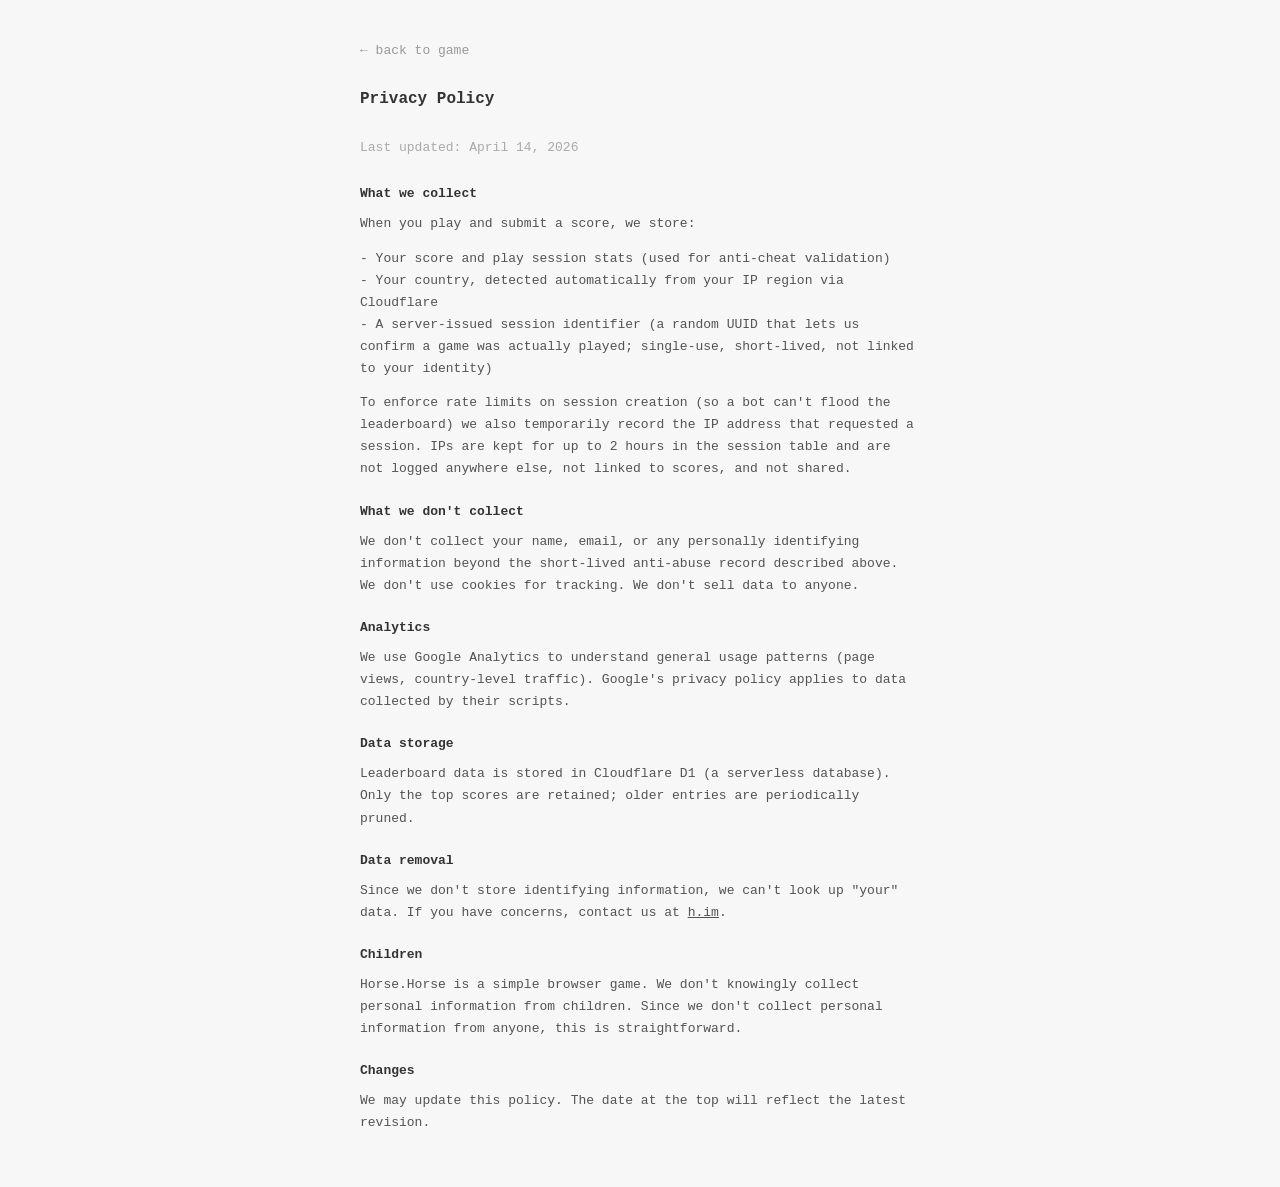
<file: privacy.html>
<!DOCTYPE html>
<html lang="en">
<head>
    <meta charset="UTF-8">
    <meta name="viewport" content="width=device-width, initial-scale=1.0">
    <title>Privacy Policy — Horse.Horse</title>
    <link rel="icon" href="data:image/svg+xml,<svg xmlns='http://www.w3.org/2000/svg' viewBox='0 0 100 100'><text y='.9em' font-size='90'>🐴</text></svg>">
    <style>
        * { margin: 0; padding: 0; box-sizing: border-box; }
        body {
            font-family: 'Courier New', monospace;
            background: #f7f7f7;
            color: #535353;
            max-width: 600px;
            margin: 0 auto;
            padding: 40px 20px;
            font-size: 13px;
            line-height: 1.7;
        }
        h1 { font-size: 16px; margin-bottom: 24px; color: #333; }
        h2 { font-size: 13px; margin: 20px 0 8px; color: #333; }
        p { margin-bottom: 12px; }
        a { color: #535353; }
        .back { display: inline-block; margin-bottom: 24px; color: #999; text-decoration: none; }
        .back:hover { color: #535353; }
        .updated { color: #aaa; margin-bottom: 24px; }
    </style>
</head>
<body>
    <a href="/" class="back">&larr; back to game</a>
    <h1>Privacy Policy</h1>
    <p class="updated">Last updated: April 14, 2026</p>

    <h2>What we collect</h2>
    <p>When you play and submit a score, we store:</p>
    <p>- Your score and play session stats (used for anti-cheat validation)<br>
       - Your country, detected automatically from your IP region via Cloudflare<br>
       - A server-issued session identifier (a random UUID that lets us confirm a game was actually played; single-use, short-lived, not linked to your identity)</p>

    <p>To enforce rate limits on session creation (so a bot can't flood the leaderboard) we also temporarily record the IP address that requested a session. IPs are kept for up to 2 hours in the session table and are not logged anywhere else, not linked to scores, and not shared.</p>

    <h2>What we don't collect</h2>
    <p>We don't collect your name, email, or any personally identifying information beyond the short-lived anti-abuse record described above. We don't use cookies for tracking. We don't sell data to anyone.</p>

    <h2>Analytics</h2>
    <p>We use Google Analytics to understand general usage patterns (page views, country-level traffic). Google's privacy policy applies to data collected by their scripts.</p>

    <h2>Data storage</h2>
    <p>Leaderboard data is stored in Cloudflare D1 (a serverless database). Only the top scores are retained; older entries are periodically pruned.</p>

    <h2>Data removal</h2>
    <p>Since we don't store identifying information, we can't look up "your" data. If you have concerns, contact us at <a href="https://h.im/?ref=horse.horse">h.im</a>.</p>

    <h2>Children</h2>
    <p>Horse.Horse is a simple browser game. We don't knowingly collect personal information from children. Since we don't collect personal information from anyone, this is straightforward.</p>

    <h2>Changes</h2>
    <p>We may update this policy. The date at the top will reflect the latest revision.</p>
</body>
</html>
</file>
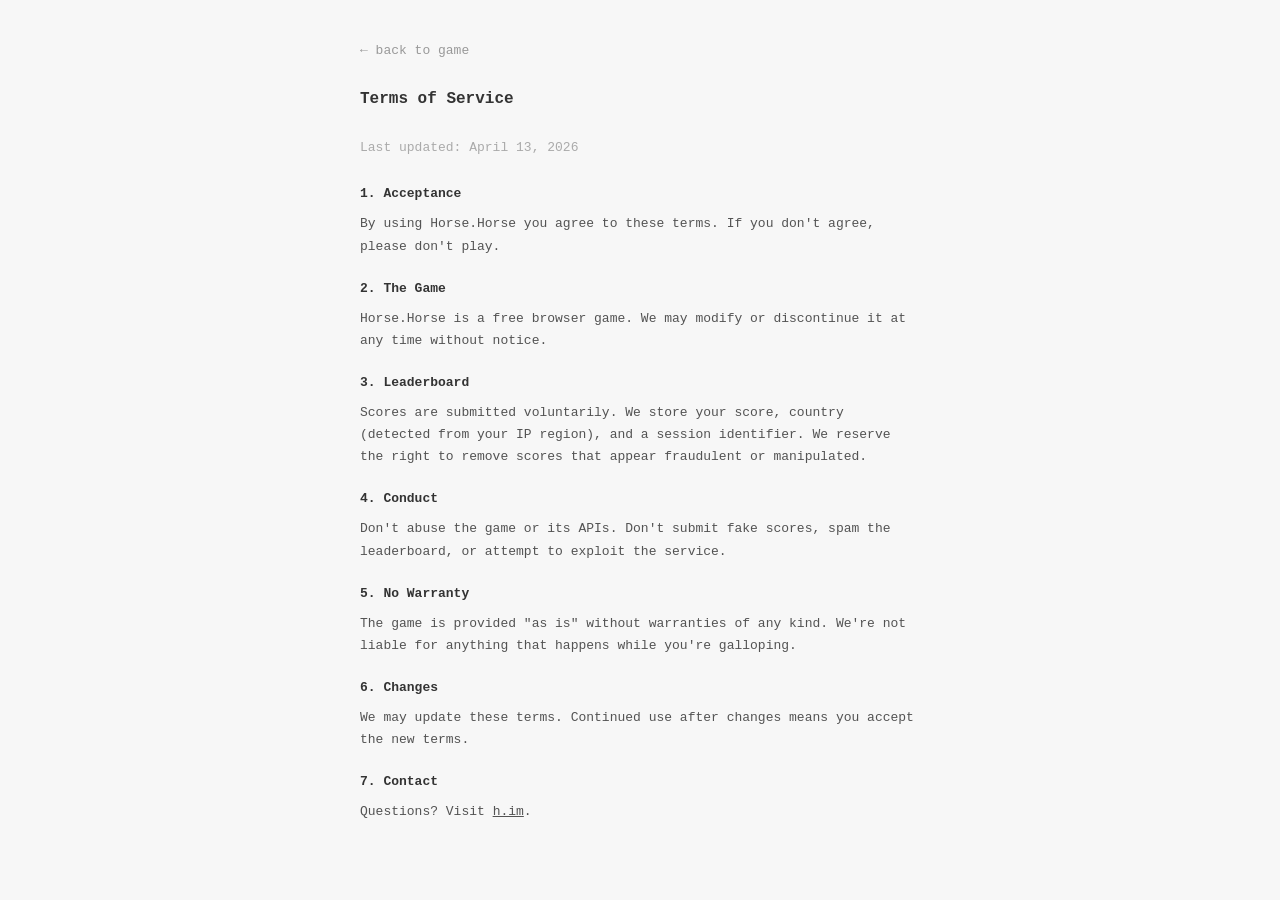
<file: terms.html>
<!DOCTYPE html>
<html lang="en">
<head>
    <meta charset="UTF-8">
    <meta name="viewport" content="width=device-width, initial-scale=1.0">
    <title>Terms of Service — Horse.Horse</title>
    <link rel="icon" href="data:image/svg+xml,<svg xmlns='http://www.w3.org/2000/svg' viewBox='0 0 100 100'><text y='.9em' font-size='90'>🐴</text></svg>">
    <style>
        * { margin: 0; padding: 0; box-sizing: border-box; }
        body {
            font-family: 'Courier New', monospace;
            background: #f7f7f7;
            color: #535353;
            max-width: 600px;
            margin: 0 auto;
            padding: 40px 20px;
            font-size: 13px;
            line-height: 1.7;
        }
        h1 { font-size: 16px; margin-bottom: 24px; color: #333; }
        h2 { font-size: 13px; margin: 20px 0 8px; color: #333; }
        p { margin-bottom: 12px; }
        a { color: #535353; }
        .back { display: inline-block; margin-bottom: 24px; color: #999; text-decoration: none; }
        .back:hover { color: #535353; }
        .updated { color: #aaa; margin-bottom: 24px; }
    </style>
</head>
<body>
    <a href="/" class="back">&larr; back to game</a>
    <h1>Terms of Service</h1>
    <p class="updated">Last updated: April 13, 2026</p>

    <h2>1. Acceptance</h2>
    <p>By using Horse.Horse you agree to these terms. If you don't agree, please don't play.</p>

    <h2>2. The Game</h2>
    <p>Horse.Horse is a free browser game. We may modify or discontinue it at any time without notice.</p>

    <h2>3. Leaderboard</h2>
    <p>Scores are submitted voluntarily. We store your score, country (detected from your IP region), and a session identifier. We reserve the right to remove scores that appear fraudulent or manipulated.</p>

    <h2>4. Conduct</h2>
    <p>Don't abuse the game or its APIs. Don't submit fake scores, spam the leaderboard, or attempt to exploit the service.</p>

    <h2>5. No Warranty</h2>
    <p>The game is provided "as is" without warranties of any kind. We're not liable for anything that happens while you're galloping.</p>

    <h2>6. Changes</h2>
    <p>We may update these terms. Continued use after changes means you accept the new terms.</p>

    <h2>7. Contact</h2>
    <p>Questions? Visit <a href="https://h.im/?ref=horse.horse">h.im</a>.</p>
</body>
</html>
</file>
